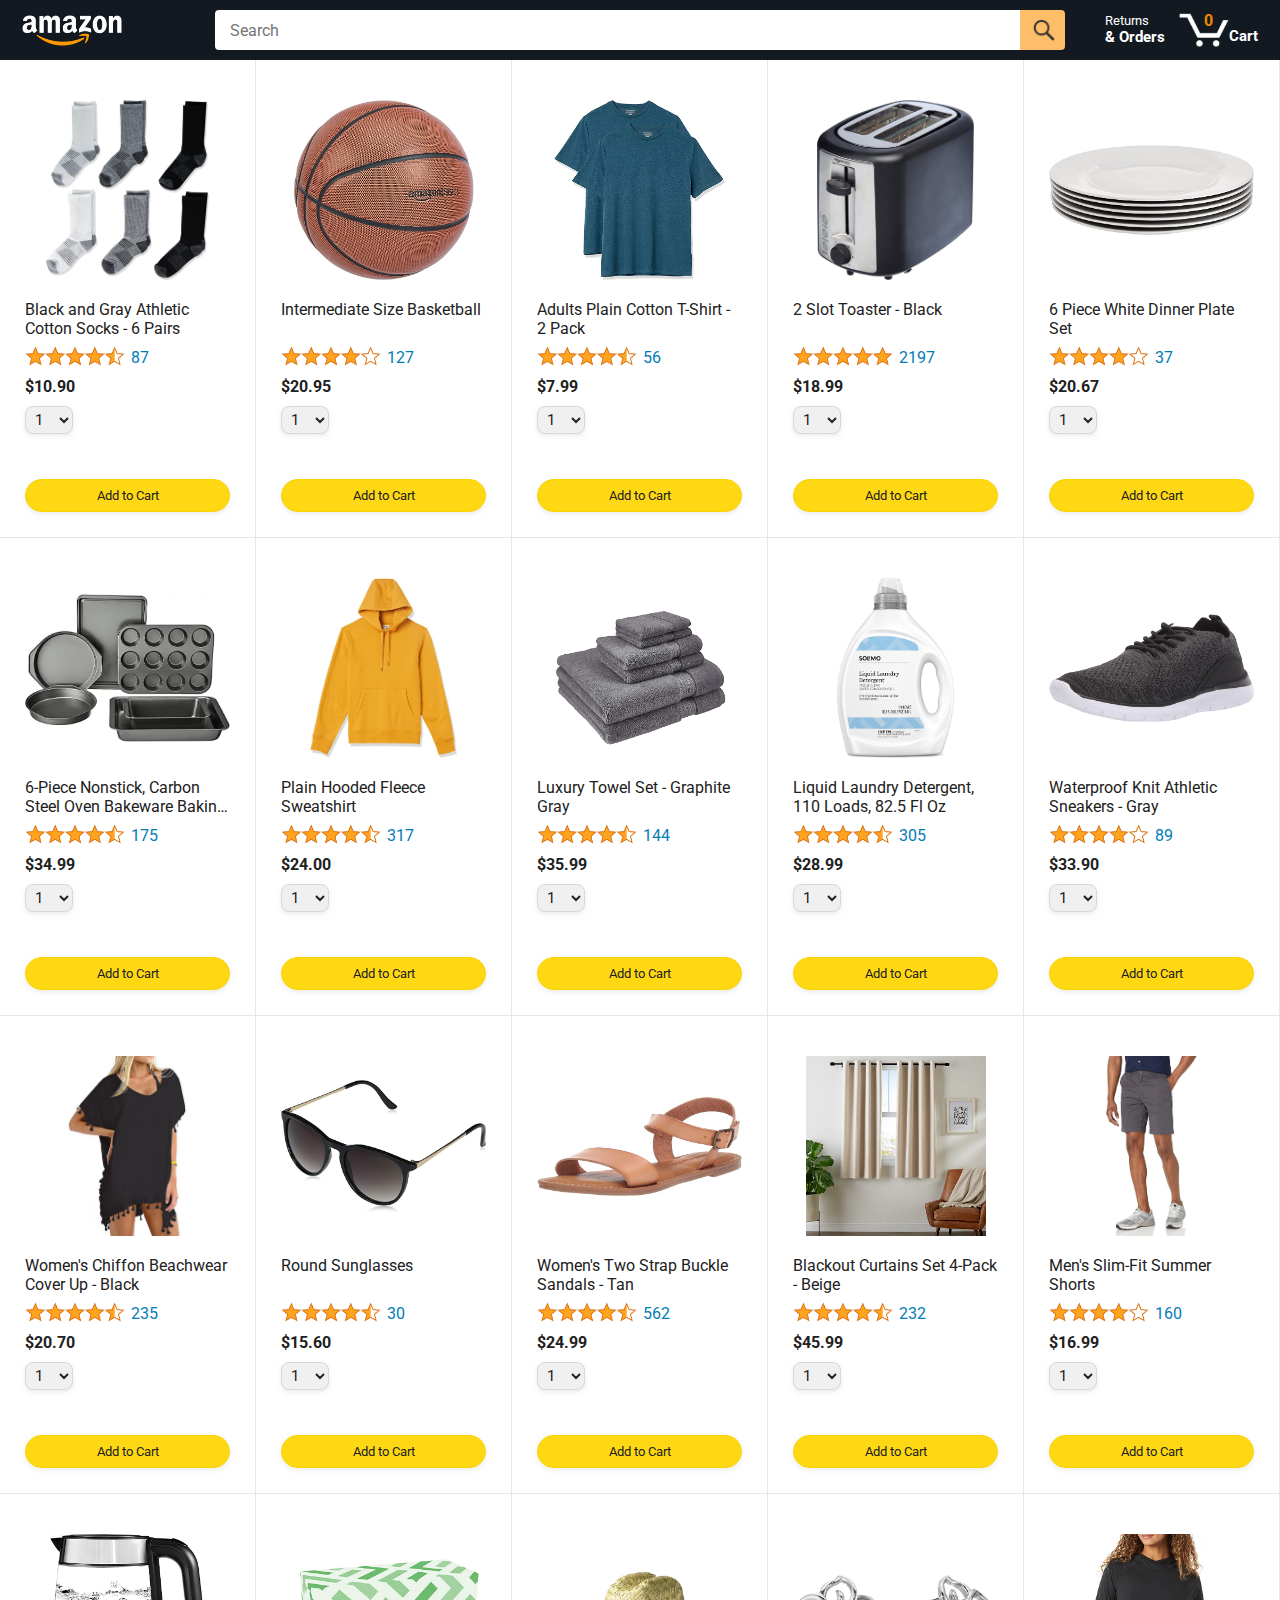
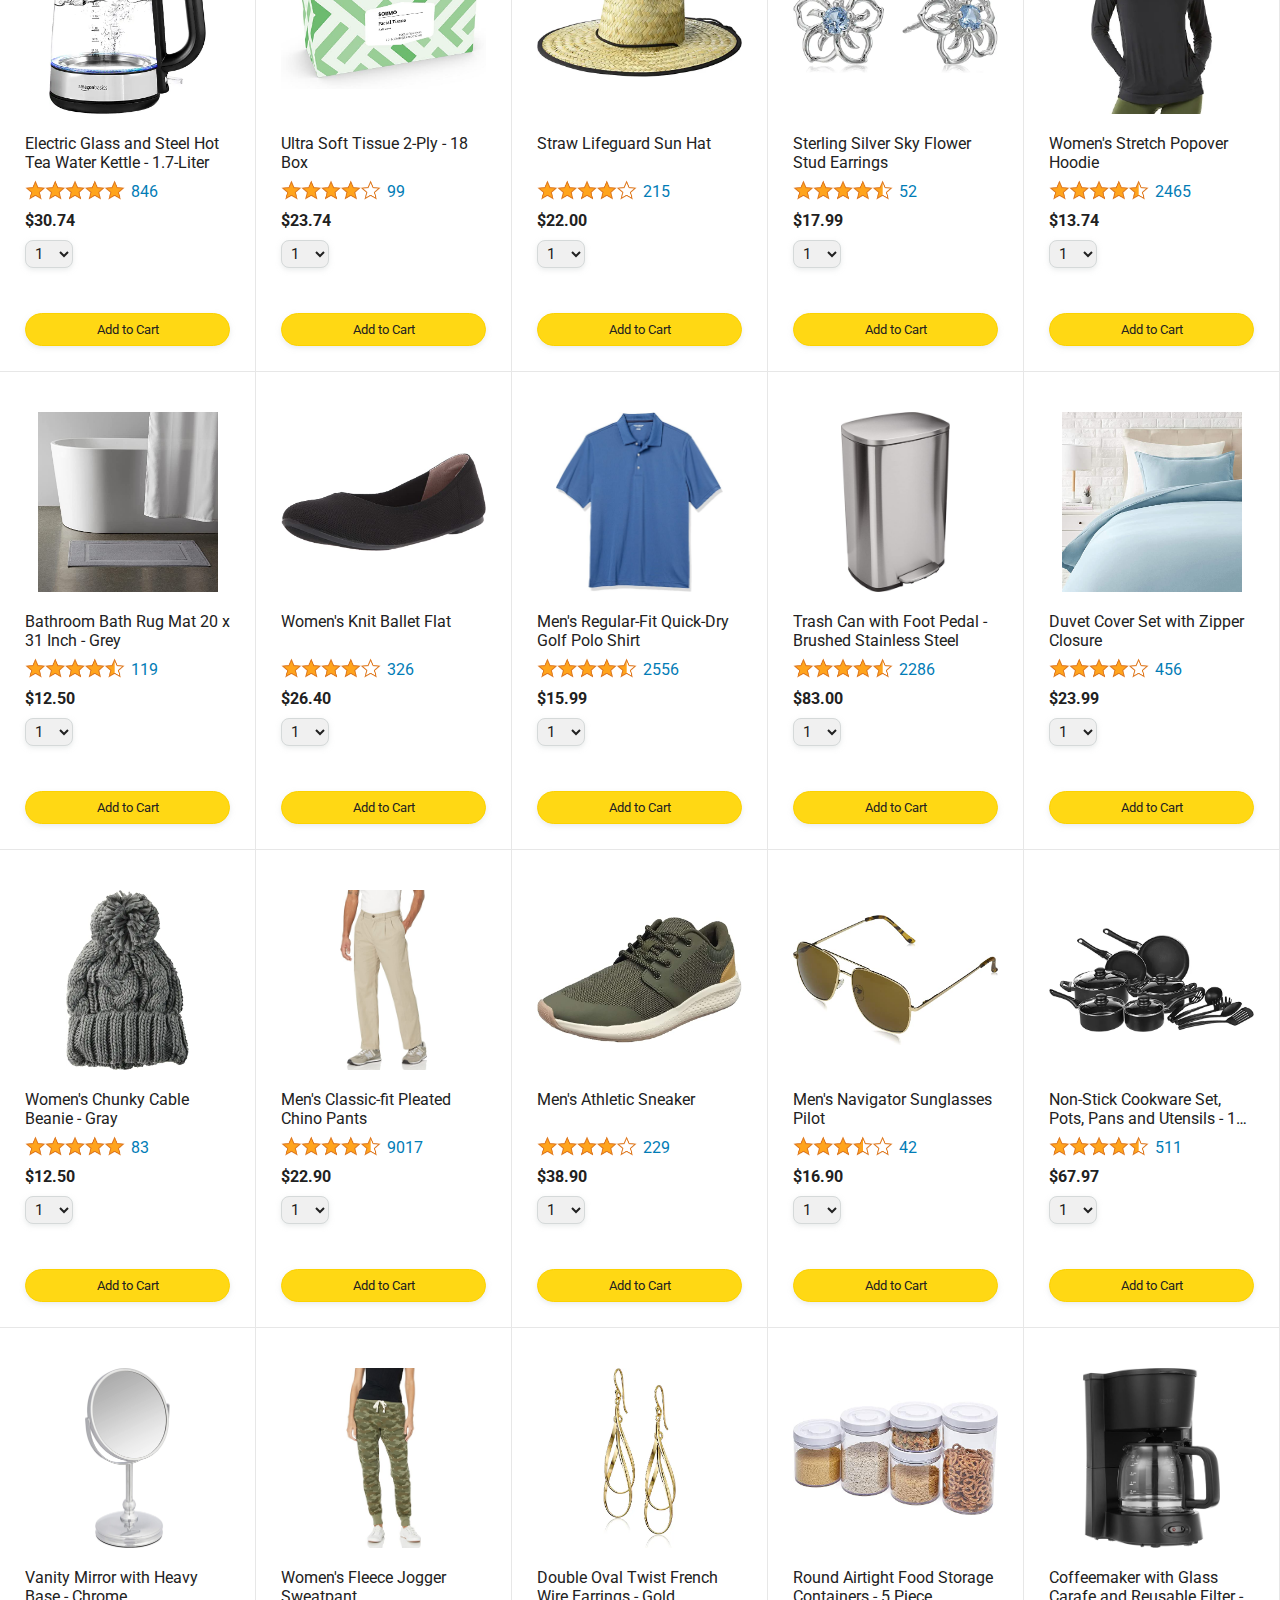
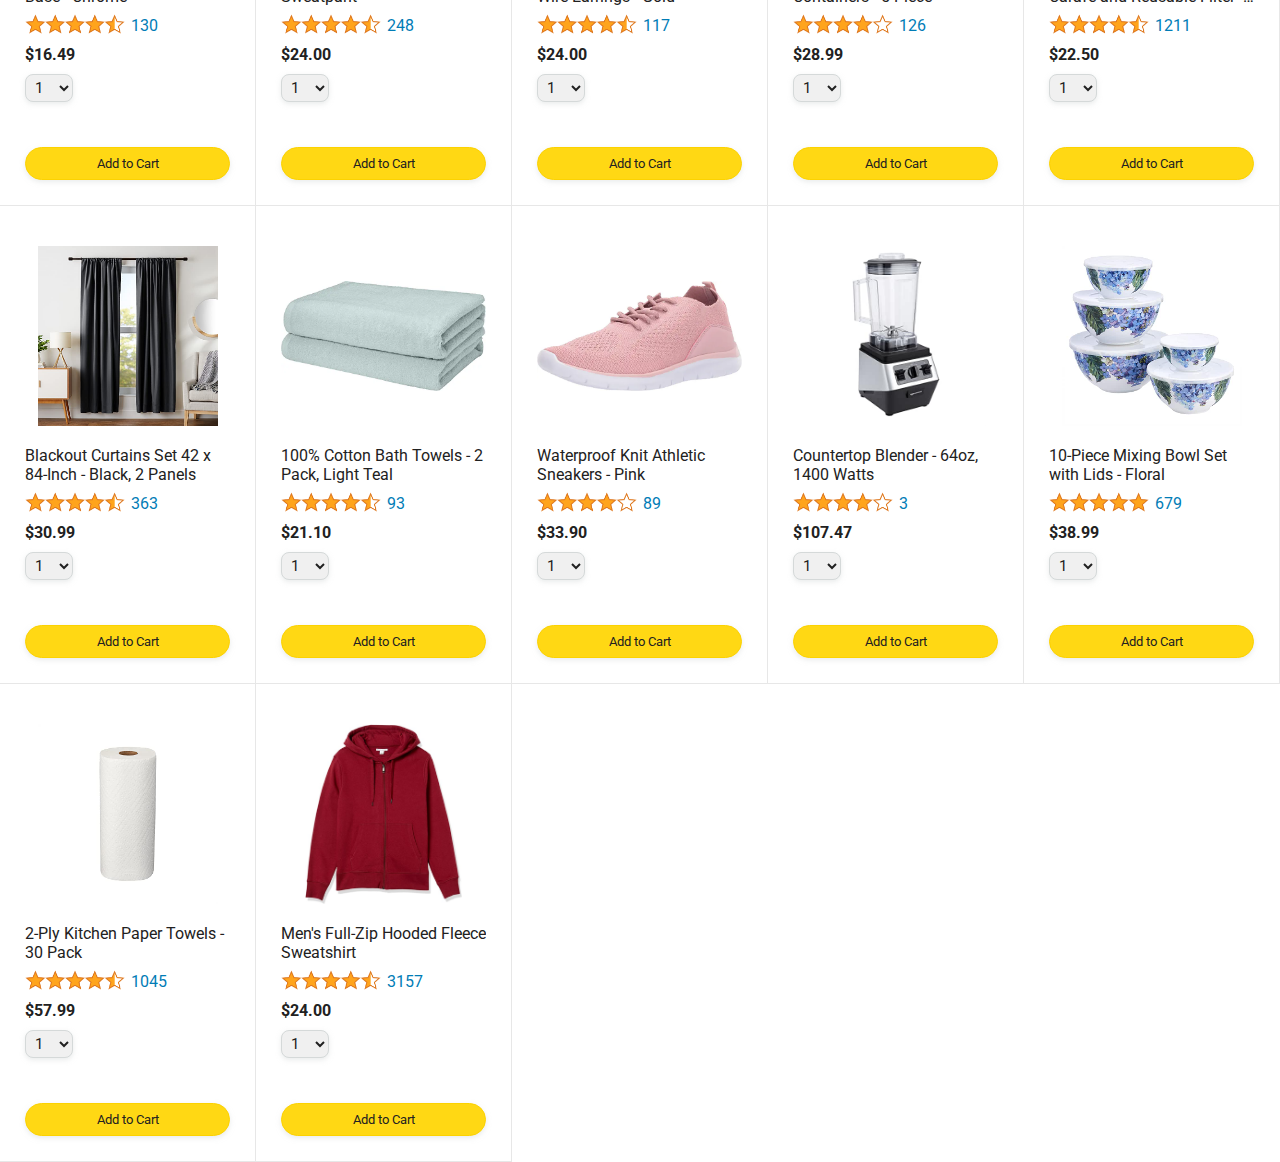
<file: index.html>
<!DOCTYPE html>
<html>
  <head>
    <title>Amazon Project</title>

    <!-- This code is needed for responsive design to work.
      (Responsive design = make the website look good on
      smaller screen sizes like a phone or a tablet). -->
    <meta name="viewport" content="width=device-width, initial-scale=1">

    <!-- Load a font called Roboto from Google Fonts. -->
    <link rel="preconnect" href="https://fonts.googleapis.com">
    <link rel="preconnect" href="https://fonts.gstatic.com" crossorigin>
    <link href="https://fonts.googleapis.com/css2?family=Roboto:wght@400;500;700&display=swap" rel="stylesheet">

    <!-- Here are the CSS files for this page. -->
    <link rel="stylesheet" href="styles/shared/general.css">
    <link rel="stylesheet" href="styles/shared/amazon-header.css">
    <link rel="stylesheet" href="styles/pages/amazon.css">
  </head>
  <body>
    <div class="amazon-header">
      <div class="amazon-header-left-section">
        <a href="amazon.html" class="header-link">
          <img class="amazon-logo"
            src="images/amazon-logo-white.png">
          <img class="amazon-mobile-logo"
            src="images/amazon-mobile-logo-white.png">
        </a>
      </div>

      <div class="amazon-header-middle-section">
        <input class="search-bar" type="text" placeholder="Search">

        <button class="search-button">
          <img class="search-icon" src="images/icons/search-icon.png">
        </button>
      </div>

      <div class="amazon-header-right-section">
        <a class="orders-link header-link" href="orders.html">
          <span class="returns-text">Returns</span>
          <span class="orders-text">& Orders</span>
        </a>

        <a class="cart-link header-link" href="checkout.html">
          <img class="cart-icon" src="images/icons/cart-icon.png">
          <div class="cart-quantity"></div>
          <div class="cart-text">Cart</div>
        </a>
      </div>
    </div>
    
    <div class="main">
      <div class="products-grid js-products-grid">

      </div>
    </div>

    <!-- <script src="data/cart.js"></script> -->
    <!-- <script src="data/products.js"></script> -->
    <script type="module" src="Scripts/script.js"> </script>  
  </body>
</html>
</file>
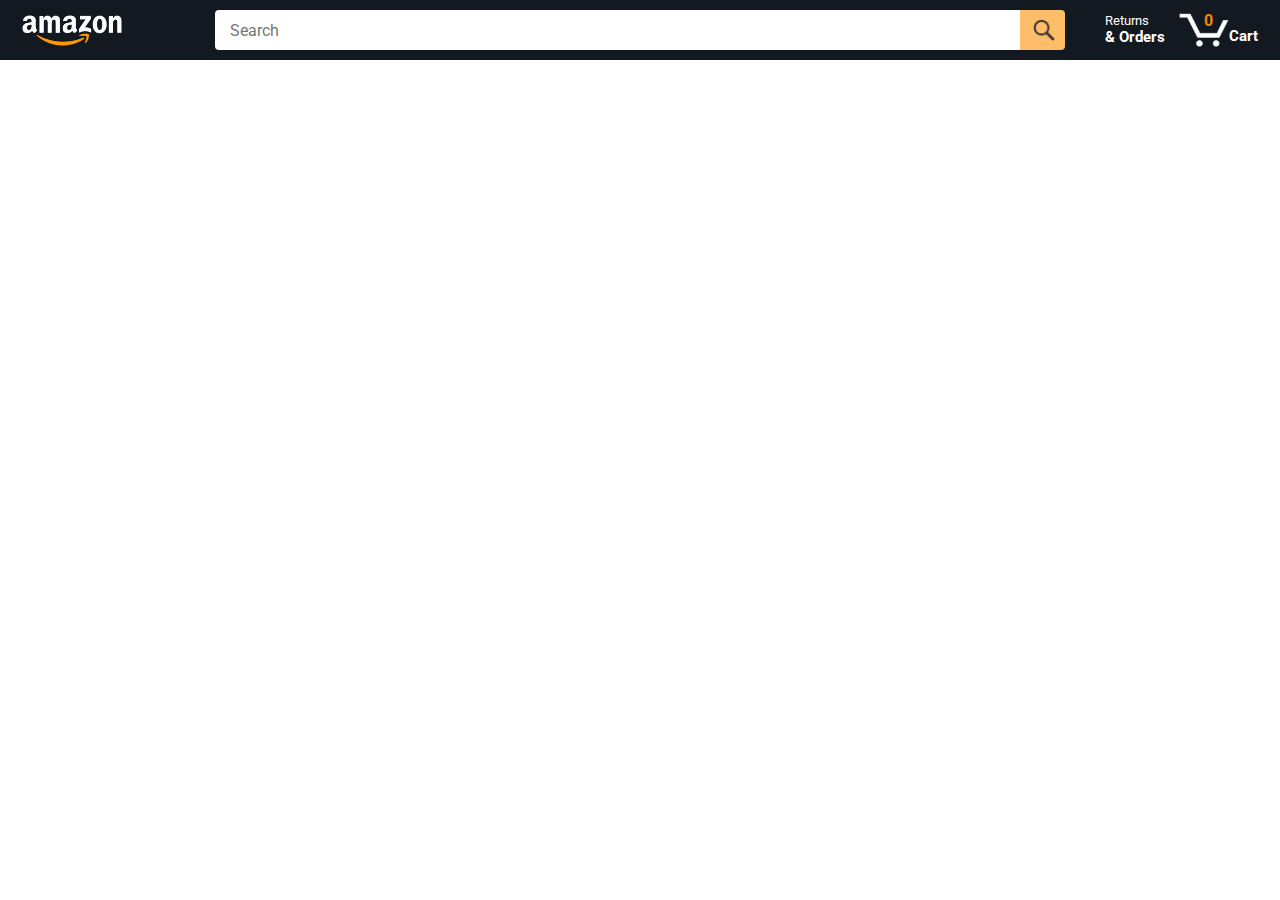
<file: amazon.html>
<!DOCTYPE html>
<html>
  <head>
    <title>Amazon Project</title>

    <!-- This code is needed for responsive design to work.
      (Responsive design = make the website look good on
      smaller screen sizes like a phone or a tablet). -->
    <meta name="viewport" content="width=device-width, initial-scale=1">

    <!-- Load a font called Roboto from Google Fonts. -->
    <link rel="preconnect" href="https://fonts.googleapis.com">
    <link rel="preconnect" href="https://fonts.gstatic.com" crossorigin>
    <link href="https://fonts.googleapis.com/css2?family=Roboto:wght@400;500;700&display=swap" rel="stylesheet">

    <!-- Here are the CSS files for this page. -->
    <link rel="stylesheet" href="styles/shared/general.css">
    <link rel="stylesheet" href="styles/shared/amazon-header.css">
    <link rel="stylesheet" href="styles/pages/amazon.css">
  </head>
  <body>
    <div class="amazon-header">
      <div class="amazon-header-left-section">
        <a href="amazon.html" class="header-link">
          <img class="amazon-logo"
            src="images/amazon-logo-white.png">
          <img class="amazon-mobile-logo"
            src="images/amazon-mobile-logo-white.png">
        </a>
      </div>

      <div class="amazon-header-middle-section">
        <input class="search-bar" type="text" placeholder="Search">

        <button class="search-button">
          <img class="search-icon" src="images/icons/search-icon.png">
        </button>
      </div>

      <div class="amazon-header-right-section">
        <a class="orders-link header-link" href="orders.html">
          <span class="returns-text">Returns</span>
          <span class="orders-text">& Orders</span>
        </a>

        <a class="cart-link header-link" href="checkout.html">
          <img class="cart-icon" src="images/icons/cart-icon.png">
          <div class="cart-quantity">0</div>
          <div class="cart-text">Cart</div>
        </a>
      </div>
    </div>
    
    <div class="main">
      <div class="products-grid js-products-grid">

      </div>
    </div>

    <script src="data/cart.js"></script>
    <script src="data/products.js"></script>
    <script src="Scripts/script.js"> </script>  
  </body>
</html>
</file>
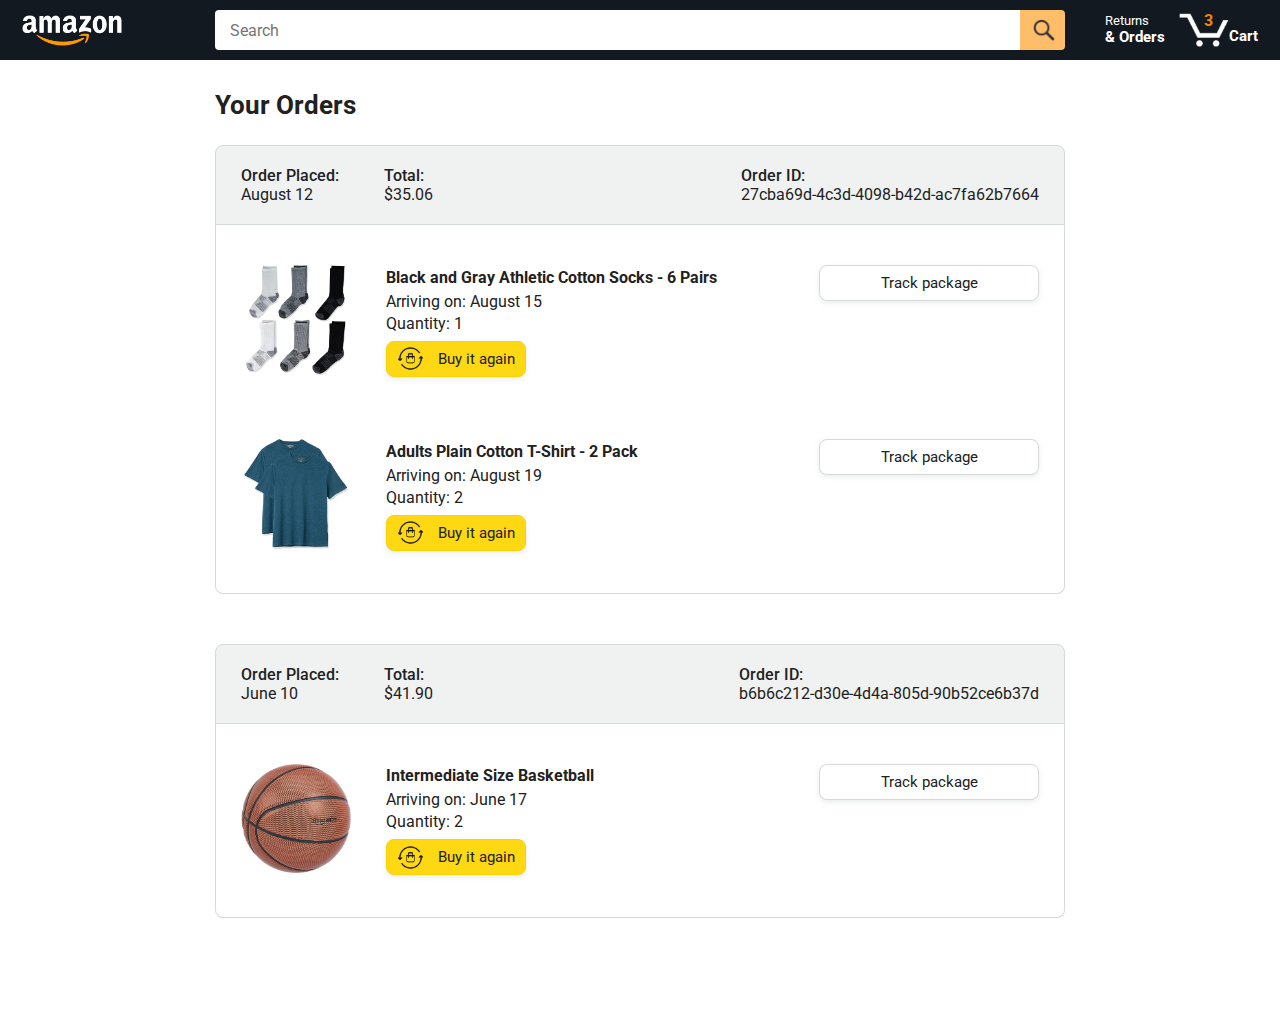
<file: orders.html>
<!DOCTYPE html>
<html>
  <head>
    <title>Orders</title>

    <!-- This code is needed for responsive design to work.
      (Responsive design = make the website look good on
      smaller screen sizes like a phone or a tablet). -->
    <meta name="viewport" content="width=device-width, initial-scale=1">

    <!-- Load a font called Roboto from Google Fonts. -->
    <link rel="preconnect" href="https://fonts.googleapis.com">
    <link rel="preconnect" href="https://fonts.gstatic.com" crossorigin>
    <link href="https://fonts.googleapis.com/css2?family=Roboto:wght@400;500;700&display=swap" rel="stylesheet">

    <!-- Here are the CSS files for this page. -->
    <link rel="stylesheet" href="styles/shared/general.css">
    <link rel="stylesheet" href="styles/shared/amazon-header.css">
    <link rel="stylesheet" href="styles/pages/orders.css">
  </head>
  <body>
    <div class="amazon-header">
      <div class="amazon-header-left-section">
        <a href="amazon.html" class="header-link">
          <img class="amazon-logo"
            src="images/amazon-logo-white.png">
          <img class="amazon-mobile-logo"
            src="images/amazon-mobile-logo-white.png">
        </a>
      </div>

      <div class="amazon-header-middle-section">
        <input class="search-bar" type="text" placeholder="Search">

        <button class="search-button">
          <img class="search-icon" src="images/icons/search-icon.png">
        </button>
      </div>

      <div class="amazon-header-right-section">
        <a class="orders-link header-link" href="orders.html">
          <span class="returns-text">Returns</span>
          <span class="orders-text">& Orders</span>
        </a>

        <a class="cart-link header-link" href="checkout.html">
          <img class="cart-icon" src="images/icons/cart-icon.png">
          <div class="cart-quantity">3</div>
          <div class="cart-text">Cart</div>
        </a>
      </div>
    </div>

    <div class="main">
      <div class="page-title">Your Orders</div>

      <div class="orders-grid">
        <div class="order-container">
          
          <div class="order-header">
            <div class="order-header-left-section">
              <div class="order-date">
                <div class="order-header-label">Order Placed:</div>
                <div>August 12</div>
              </div>
              <div class="order-total">
                <div class="order-header-label">Total:</div>
                <div>$35.06</div>
              </div>
            </div>

            <div class="order-header-right-section">
              <div class="order-header-label">Order ID:</div>
              <div>27cba69d-4c3d-4098-b42d-ac7fa62b7664</div>
            </div>
          </div>

          <div class="order-details-grid">
            <div class="product-image-container">
              <img src="images/products/athletic-cotton-socks-6-pairs.jpg">
            </div>

            <div class="product-details">
              <div class="product-name">
                Black and Gray Athletic Cotton Socks - 6 Pairs
              </div>
              <div class="product-delivery-date">
                Arriving on: August 15
              </div>
              <div class="product-quantity">
                Quantity: 1
              </div>
              <button class="buy-again-button button-primary">
                <img class="buy-again-icon" src="images/icons/buy-again.png">
                <span class="buy-again-message">Buy it again</span>
              </button>
            </div>

            <div class="product-actions">
              <a href="tracking.html">
                <button class="track-package-button button-secondary">
                  Track package
                </button>
              </a>
            </div>

            <div class="product-image-container">
              <img src="images/products/adults-plain-cotton-tshirt-2-pack-teal.jpg">
            </div>

            <div class="product-details">
              <div class="product-name">
                Adults Plain Cotton T-Shirt - 2 Pack
              </div>
              <div class="product-delivery-date">
                Arriving on: August 19
              </div>
              <div class="product-quantity">
                Quantity: 2
              </div>
              <button class="buy-again-button button-primary">
                <img class="buy-again-icon" src="images/icons/buy-again.png">
                <span class="buy-again-message">Buy it again</span>
              </button>
            </div>

            <div class="product-actions">
              <a href="tracking.html">
                <button class="track-package-button button-secondary">
                  Track package
                </button>
              </a>
            </div>
          </div>
        </div>

        <div class="order-container">

          <div class="order-header">
            <div class="order-header-left-section">
              <div class="order-date">
                <div class="order-header-label">Order Placed:</div>
                <div>June 10</div>
              </div>
              <div class="order-total">
                <div class="order-header-label">Total:</div>
                <div>$41.90</div>
              </div>
            </div>

            <div class="order-header-right-section">
              <div class="order-header-label">Order ID:</div>
              <div>b6b6c212-d30e-4d4a-805d-90b52ce6b37d</div>
            </div>
          </div>

          <div class="order-details-grid">
            <div class="product-image-container">
              <img src="images/products/intermediate-composite-basketball.jpg">
            </div>

            <div class="product-details">
              <div class="product-name">
                Intermediate Size Basketball
              </div>
              <div class="product-delivery-date">
                Arriving on: June 17
              </div>
              <div class="product-quantity">
                Quantity: 2
              </div>
              <button class="buy-again-button button-primary">
                <img class="buy-again-icon" src="images/icons/buy-again.png">
                <span class="buy-again-message">Buy it again</span>
              </button>
            </div>

            <div class="product-actions">
              <a href="tracking.html">
                <button class="track-package-button button-secondary">
                  Track package
                </button>
              </a>
            </div>
          </div>
        </div>
      </div>
    </div>
  </body>
</html>
</file>
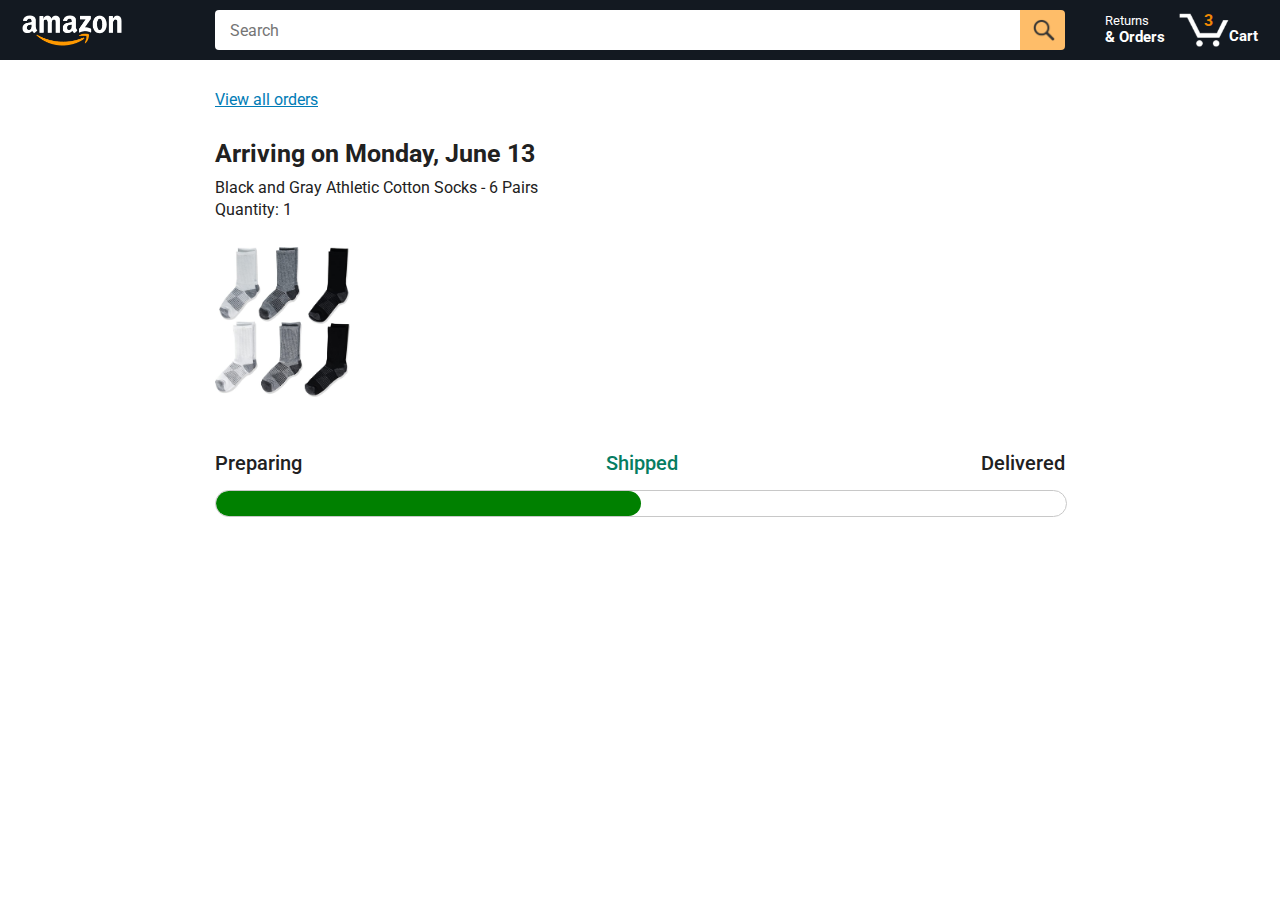
<file: tracking.html>
<!DOCTYPE html>
<html>
  <head>
    <title>Tracking</title>

    <!-- This code is needed for responsive design to work.
      (Responsive design = make the website look good on
      smaller screen sizes like a phone or a tablet). -->
    <meta name="viewport" content="width=device-width, initial-scale=1">

    <!-- Load a font called Roboto from Google Fonts. -->
    <link rel="preconnect" href="https://fonts.googleapis.com">
    <link rel="preconnect" href="https://fonts.gstatic.com" crossorigin>
    <link href="https://fonts.googleapis.com/css2?family=Roboto:wght@400;500;700&display=swap" rel="stylesheet">

    <!-- Here are the CSS files for this page. -->
    <link rel="stylesheet" href="styles/shared/general.css">
    <link rel="stylesheet" href="styles/shared/amazon-header.css">
    <link rel="stylesheet" href="styles/pages/tracking.css">
  </head>
  <body>
    <div class="amazon-header">
      <div class="amazon-header-left-section">
        <a href="amazon.html" class="header-link">
          <img class="amazon-logo"
            src="images/amazon-logo-white.png">
          <img class="amazon-mobile-logo"
            src="images/amazon-mobile-logo-white.png">
        </a>
      </div>

      <div class="amazon-header-middle-section">
        <input class="search-bar" type="text" placeholder="Search">

        <button class="search-button">
          <img class="search-icon" src="images/icons/search-icon.png">
        </button>
      </div>

      <div class="amazon-header-right-section">
        <a class="orders-link header-link" href="orders.html">
          <span class="returns-text">Returns</span>
          <span class="orders-text">& Orders</span>
        </a>

        <a class="cart-link header-link" href="checkout.html">
          <img class="cart-icon" src="images/icons/cart-icon.png">
          <div class="cart-quantity">3</div>
          <div class="cart-text">Cart</div>
        </a>
      </div>
    </div>

    <div class="main">
      <div class="order-tracking">
        <a class="back-to-orders-link link-primary" href="orders.html">
          View all orders
        </a>

        <div class="delivery-date">
          Arriving on Monday, June 13
        </div>

        <div class="product-info">
          Black and Gray Athletic Cotton Socks - 6 Pairs
        </div>

        <div class="product-info">
          Quantity: 1
        </div>

        <img class="product-image" src="images/products/athletic-cotton-socks-6-pairs.jpg">

        <div class="progress-labels-container">
          <div class="progress-label">
            Preparing
          </div>
          <div class="progress-label current-status">
            Shipped
          </div>
          <div class="progress-label">
            Delivered
          </div>
        </div>

        <div class="progress-bar-container">
          <div class="progress-bar"></div>
        </div>
      </div>
    </div>
  </body>
</html>
</file>
<file: styles/shared/general.css>
body {
  font-family: Roboto, Arial;
  color: rgb(33, 33, 33);
  /* The <body> element has a default margin of 8px
     on all sides. This removes the default margins. */
  margin: 0;
}

/* <p> elements have a default margin on the top
   and bottom. This removes the default margins. */
p {
  margin: 0;
}

button {
  cursor: pointer;
}

select {
  cursor: pointer;
}

input, select, button {
  font-family: Roboto, Arial;
}

.button-primary {
  color: rgb(33, 33, 33);
  background-color: rgb(255, 216, 20);
  border: 1px solid rgb(252, 210, 0);
  border-radius: 8px;
  cursor: pointer;
  box-shadow: 0 2px 5px rgba(213, 217, 217, 0.5);
}

.button-primary:hover {
  background-color: rgb(247, 202, 0);
  border: 1px solid rgb(242, 194, 0);
}

.button-primary:active {
  background: rgb(255, 216, 20);
  border-color: rgb(252, 210, 0);
  box-shadow: none;
}

.button-secondary {
  color: rgb(33, 33, 33);
  background: white;
  border: 1px solid rgb(213, 217, 217);
  border-radius: 8px;
  cursor: pointer;
  box-shadow: 0 2px 5px rgba(213, 217, 217, 0.5);
}

.button-secondary:hover {
  background-color: rgb(247, 250, 250);
}

.button-secondary:active {
  background-color: rgb(237, 253, 255);
  box-shadow: none;
}

/* These styles will limit text to 2 lines. Anything
   beyond 2 lines will be replaced with "..."
   You can find this code by using an A.I. tool or by
   searching in Google.
   https://css-tricks.com/almanac/properties/l/line-clamp/ */
.limit-text-to-2-lines {
  display: -webkit-box;
  -webkit-line-clamp: 2;
  -webkit-box-orient: vertical;
  overflow: hidden;
}

.link-primary {
  color: rgb(1, 124, 182);
  cursor: pointer;
}

.link-primary:hover {
  color: rgb(196, 80, 0);
}

/* Styles for dropdown selectors. */
select {
  color: rgb(33, 33, 33);
  background-color: rgb(240, 240, 240);
  border: 1px solid rgb(213, 217, 217);
  border-radius: 8px;
  padding: 3px 5px;
  font-size: 15px;
  cursor: pointer;
  box-shadow: 0 2px 5px rgba(213, 217, 217, 0.5);
}

select:focus,
input:focus {
  outline: 2px solid rgb(255, 153, 0);
}
</file>
<file: styles/shared/amazon-header.css>
.amazon-header {
  background-color: rgb(19, 25, 33);
  color: white;
  padding-left: 15px;
  padding-right: 15px;

  display: flex;
  align-items: center;
  justify-content: space-between;

  position: fixed;
  top: 0;
  left: 0;
  right: 0;
  height: 60px;
}

.amazon-header-left-section {
  width: 180px;
}

@media (max-width: 800px) {
  .amazon-header-left-section {
    width: unset;
  }
}

.header-link {
  display: inline-block;
  padding: 6px;
  border-radius: 2px;
  cursor: pointer;
  text-decoration: none;
  border: 1px solid rgba(0, 0, 0, 0);
}

.header-link:hover {
  border: 1px solid white;
}

.amazon-logo {
  width: 100px;
  margin-top: 5px;
}

.amazon-mobile-logo {
  display: none;
}

@media (max-width: 575px) {
  .amazon-logo {
    display: none;
  }

  .amazon-mobile-logo {
    display: block;
    height: 35px;
    margin-top: 5px;
  }
}

.amazon-header-middle-section {
  flex: 1;
  max-width: 850px;
  margin-left: 10px;
  margin-right: 10px;
  display: flex;
}

.search-bar {
  flex: 1;
  width: 0;
  font-size: 16px;
  height: 38px;
  padding-left: 15px;
  border: none;
  border-top-left-radius: 4px;
  border-bottom-left-radius: 4px;
  border-top-right-radius: 0;
  border-bottom-right-radius: 0;
}

.search-button {
  background-color: rgb(254, 189, 105);
  border: none;
  width: 45px;
  height: 40px;
  border-top-right-radius: 4px;
  border-bottom-right-radius: 4px;
  flex-shrink: 0;
}

.search-icon {
  height: 22px;
  margin-left: 2px;
  margin-top: 3px;
}

.amazon-header-right-section {
  width: 180px;
  flex-shrink: 0;
  display: flex;
  justify-content: end;
}

.orders-link {
  color: white;
}

.returns-text {
  display: block;
  font-size: 13px;
}

.orders-text {
  display: block;
  font-size: 15px;
  font-weight: 700;
}

.cart-link {
  color: white;
  display: flex;
  align-items: center;
  position: relative;
}

.cart-icon {
  width: 50px;
}

.cart-text {
  margin-top: 12px;
  font-size: 15px;
  font-weight: 700;
}

.cart-quantity {
  color: rgb(240, 136, 4);
  font-size: 16px;
  font-weight: 700;

  position: absolute;
  top: 4px;
  left: 22px;
  
  width: 26px;
  text-align: center;
}
</file>
<file: styles/pages/amazon.css>
.main {
  margin-top: 60px;
}

.products-grid {
  display: grid;

  /* - In CSS Grid, 1fr means a column will take up the
       remaining space in the grid.
     - If we write 1fr 1fr ... 1fr; 8 times, this will
       divide the grid into 8 columns, each taking up an
       equal amount of the space.
     - repeat(8, 1fr); is a shortcut for repeating "1fr"
       8 times (instead of typing out "1fr" 8 times).
       repeat(...) is a special property that works with
       display: grid; */
  grid-template-columns: repeat(8, 1fr);
}

/* @media is used to create responsive design (making the
   website look good on any screen size). This @media
   means when the screen width is 2000px or less, we
   will divide the grid into 7 columns instead of 8. */
@media (max-width: 2000px) {
  .products-grid {
    grid-template-columns: repeat(7, 1fr);
  }
}

/* This @media means when the screen width is 1600px or
   less, we will divide the grid into 6 columns. */
@media (max-width: 1600px) {
  .products-grid {
    grid-template-columns: repeat(6, 1fr);
  }
}

@media (max-width: 1300px) {
  .products-grid {
    grid-template-columns: repeat(5, 1fr);
  }
}

@media (max-width: 1000px) {
  .products-grid {
    grid-template-columns: repeat(4, 1fr);
  }
}

@media (max-width: 800px) {
  .products-grid {
    grid-template-columns: repeat(3, 1fr);
  }
}

@media (max-width: 575px) {
  .products-grid {
    grid-template-columns: repeat(2, 1fr);
  }
}

@media (max-width: 450px) {
  .products-grid {
    grid-template-columns: 1fr;
  }
}

.product-container {
  padding-top: 40px;
  padding-bottom: 25px;
  padding-left: 25px;
  padding-right: 25px;

  border-right: 1px solid rgb(231, 231, 231);
  border-bottom: 1px solid rgb(231, 231, 231);

  display: flex;
  flex-direction: column;
}

.product-image-container {
  display: flex;
  justify-content: center;
  align-items: center;

  height: 180px;
  margin-bottom: 20px;
}

.product-image {
  /* Images will overflow their container by default. To
    prevent this, we set max-width and max-height to 100%
    so they stay inside their container. */
  max-width: 100%;
  max-height: 100%;
}

.product-name {
  height: 40px;
  margin-bottom: 5px;
}

.product-rating-container {
  display: flex;
  align-items: center;
  margin-bottom: 10px;
}

.product-rating-stars {
  width: 100px;
  margin-right: 6px;
}

.product-rating-count {
  color: rgb(1, 124, 182);
  cursor: pointer;
  margin-top: 3px;
}

.product-price {
  font-weight: 700;
  margin-bottom: 10px;
}

.product-quantity-container {
  margin-bottom: 17px;
}

.product-spacer {
  flex: 1;
}

.added-to-cart {
  color: rgb(6, 125, 98);
  font-size: 16px;

  display: flex;
  align-items: center;
  margin-bottom: 8px;

  /* At first, the "Added to cart" message will
     be invisible. Use JavaScript to change the
     opacity and make it visible. */
  opacity: 0;
}

.added-to-cart img {
  height: 20px;
  margin-right: 5px;
}

.add-to-cart-button {
  width: 100%;
  padding: 8px;
  border-radius: 50px;
}
</file>
<file: styles/pages/orders.css>
.main {
  max-width: 850px;
  margin-top: 90px;
  margin-bottom: 100px;
  padding-left: 20px;
  padding-right: 20px;

  /* margin-left: auto;
     margin-right auto;
     Is a trick for centering an element horizontally
     without needing a container. */
  margin-left: auto;
  margin-right: auto;
}

.page-title {
  font-weight: 700;
  font-size: 26px;
  margin-bottom: 25px;
}

.orders-grid {
  display: grid;
  grid-template-columns: 1fr;
  row-gap: 50px;
}

.order-header {
  background-color: rgb(240, 242, 242);
  border: 1px solid rgb(213, 217, 217);

  display: flex;
  align-items: center;
  justify-content: space-between;

  padding: 20px 25px;
  border-top-left-radius: 8px;
  border-top-right-radius: 8px;
}

.order-header-left-section {
  display: flex;
  flex-shrink: 0;
}

.order-header-label {
  font-weight: 500;
}

.order-date,
.order-total {
  margin-right: 45px;
}

.order-header-right-section {
  flex-shrink: 1;
}

@media (max-width: 575px) {
  .order-header {
    flex-direction: column;
    align-items: start;
    line-height: 23px;
    padding: 15px;
  }

  .order-header-left-section {
    flex-direction: column;
  }

  .order-header-label {
    margin-right: 5px;
  }

  .order-date,
  .order-total {
    display: grid;
    grid-template-columns: auto 1fr;
    margin-right: 0;
  }

  .order-header-right-section {
    display: grid;
    grid-template-columns: auto 1fr;
  }
}

.order-details-grid {
  padding: 40px 25px;
  border: 1px solid rgb(213, 217, 217);
  border-top: none;
  border-bottom-left-radius: 8px;
  border-bottom-right-radius: 8px;

  display: grid;
  grid-template-columns: 110px 1fr 220px;
  column-gap: 35px;
  row-gap: 60px;
  align-items: center;
}

@media (max-width: 800px) {
  .order-details-grid {
    grid-template-columns: 110px 1fr;
    row-gap: 0;
    padding-bottom: 8px;
  }
}

@media (max-width: 450px) {
  .order-details-grid {
    grid-template-columns: 1fr;
  }
}

.product-image-container {
  text-align: center;
}

.product-image-container img {
  max-width: 110px;
  max-height: 110px;
}

.product-name {
  font-weight: 700;
  margin-bottom: 5px;
}

.product-delivery-date {
  margin-bottom: 3px;
}

.product-quantity {
  margin-bottom: 8px;
}

.buy-again-button {
  font-size: 15px;
  width: 140px;
  height: 36px;
  border-radius: 8px;

  display: flex;
  align-items: center;
  justify-content: center;
}

.buy-again-icon {
  width: 25px;
  margin-right: 15px;
}

.product-actions {
  align-self: start;
}

.track-package-button {
  width: 100%;
  font-size: 15px;
  padding: 8px;
}

@media (max-width: 800px) {
  .buy-again-button {
    margin-bottom: 10px;
  }

  .product-actions {
    /* grid-column: 2 means this element will be placed
       in column 2 in the grid. (Normally, the column that
       an element is placed in is determined by the order
       of the elements in the HTML. grid-column overrides
       this default ordering). */
    grid-column: 2;
    margin-bottom: 30px;
  }

  .track-package-button {
    width: 140px;
  }
}

@media (max-width: 450px) {
  .product-image-container {
    text-align: center;
    margin-bottom: 25px;
  }

  .product-image-container img {
    max-width: 150px;
    max-height: 150px;
  }

  .product-name {
    margin-bottom: 10px;
  }

  .product-quantity {
    margin-bottom: 15px;
  }

  .buy-again-button {
    width: 100%;
    margin-bottom: 15px;
  }

  .product-actions {
    /* grid-column: auto; undos grid-column: 2; from above.
       This element will now be placed in its normal column
       in the grid. */
    grid-column: auto;
    margin-bottom: 70px;
  }

  .track-package-button {
    width: 100%;
    padding: 12px;
  }
}
</file>
<file: styles/pages/tracking.css>
.main {
  max-width: 850px;
  margin-top: 90px;
  margin-bottom: 100px;
  padding-left: 30px;
  padding-right: 30px;

  /* margin-left: auto;
     margin-right auto;
     Is a trick for centering an element horizontally
     without needing a container. */
  margin-left: auto;
  margin-right: auto;
}

.back-to-orders-link {
  display: inline-block;
  margin-bottom: 30px;
}

.delivery-date {
  font-size: 25px;
  font-weight: 700;
  margin-bottom: 10px;
}

.product-info {
  margin-bottom: 3px;
}

.product-image {
  max-width: 150px;
  max-height: 150px;
  margin-top: 25px;
  margin-bottom: 50px;
}

.progress-labels-container {
  display: flex;
  justify-content: space-between;
  font-size: 20px;
  font-weight: 500;
  margin-bottom: 15px;
}

.current-status {
  color: rgb(6, 125, 98);
}

@media (max-width: 575px) {
  .progress-labels-container {
    font-size: 16px;
  }
}

@media (max-width: 450px) {
  .progress-labels-container {
    flex-direction: column;
    margin-bottom: 5px;
  }

  .progress-label {
    margin-bottom: 3px;
  }
}

.progress-bar-container {
  height: 25px;
  width: 100%;

  border: 1px solid rgb(200, 200, 200);
  border-radius: 50px;
  overflow: hidden;
}

.progress-bar {
  height: 100%;
  background-color: green;
  border-radius: 50px;
  width: 50%;
}
</file>
